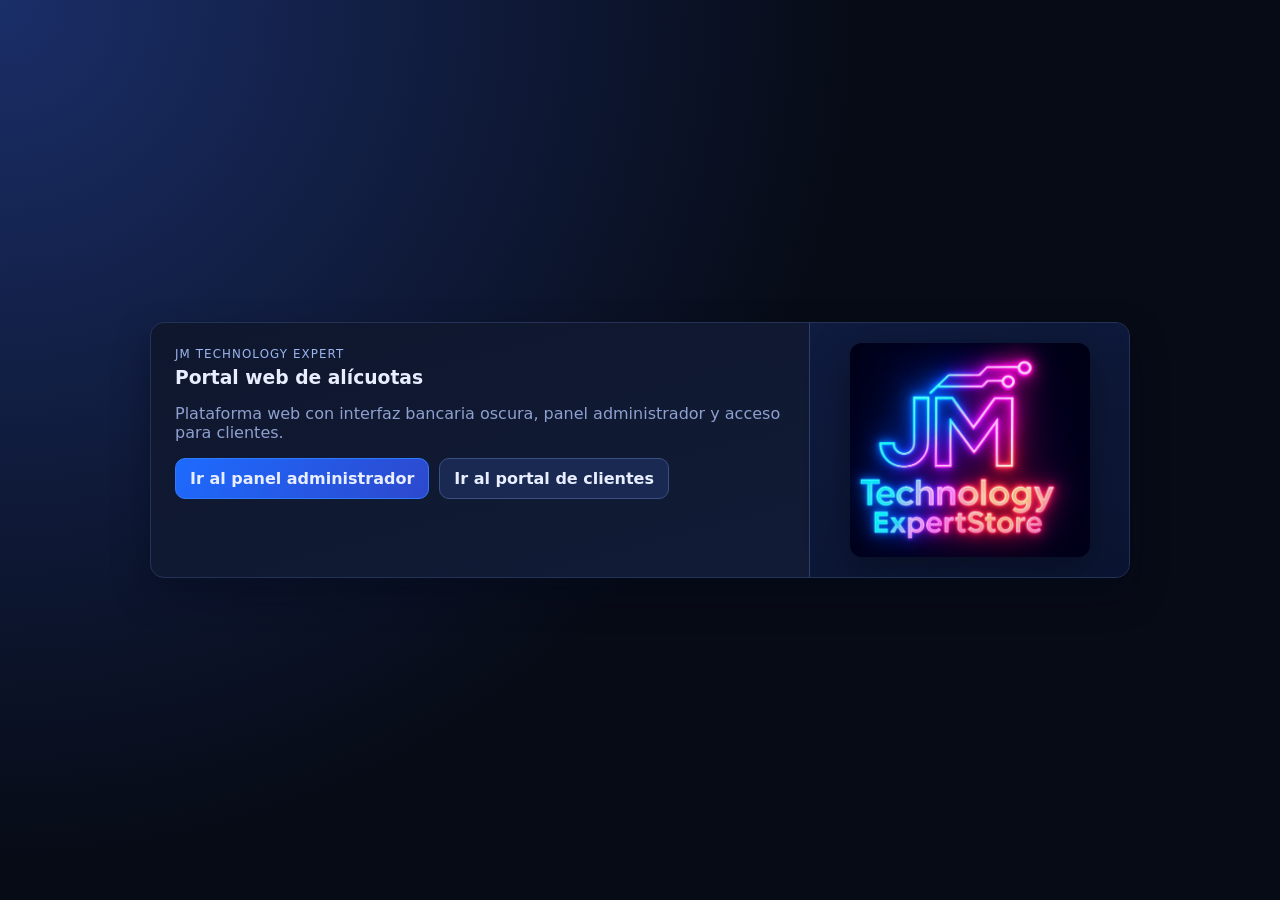
<file: index.html>
<!doctype html>
<html lang="es">
<head>
  <meta charset="utf-8">
  <meta name="viewport" content="width=device-width, initial-scale=1">
  <title>JMTECHNOLOGYEXPERT | Portal Web</title>
  <link rel="stylesheet" href="assets/css/app.css">
</head>
<body>
  <main class="landing">
    <section class="landing-layout card">
      <article class="landing-card">
        <p class="overline">JM Technology Expert</p>
        <h1>Portal web de alícuotas</h1>
        <p class="muted">
          Plataforma web con interfaz bancaria oscura, panel administrador y acceso para clientes.
        </p>
        <div class="landing-actions">
          <a class="button primary" href="admin.html">Ir al panel administrador</a>
          <a class="button" href="cliente.html">Ir al portal de clientes</a>
        </div>
      </article>
      <aside class="landing-logo-panel">
        <img class="landing-logo" src="assets/img/logomio.jpeg" alt="Logo de JM Technology Expert">
      </aside>
    </section>
  </main>
</body>
</html>
</file>
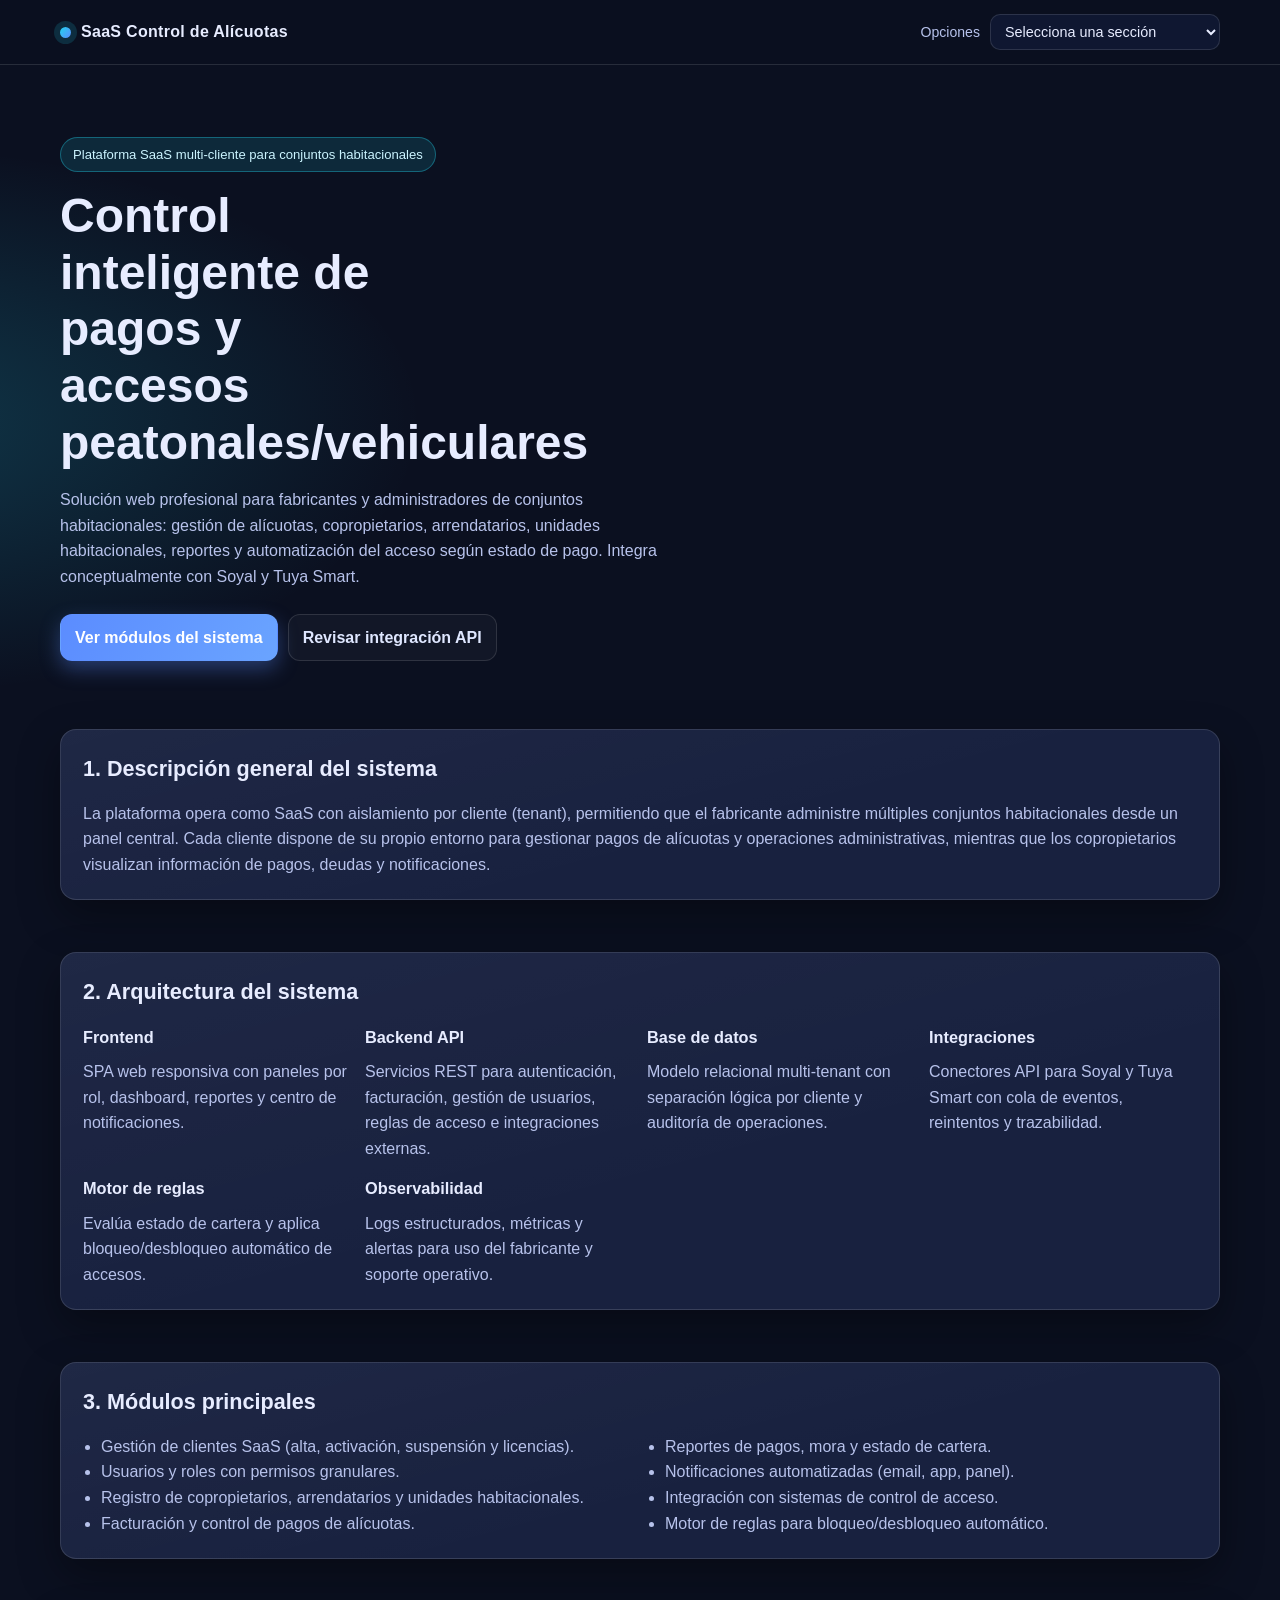
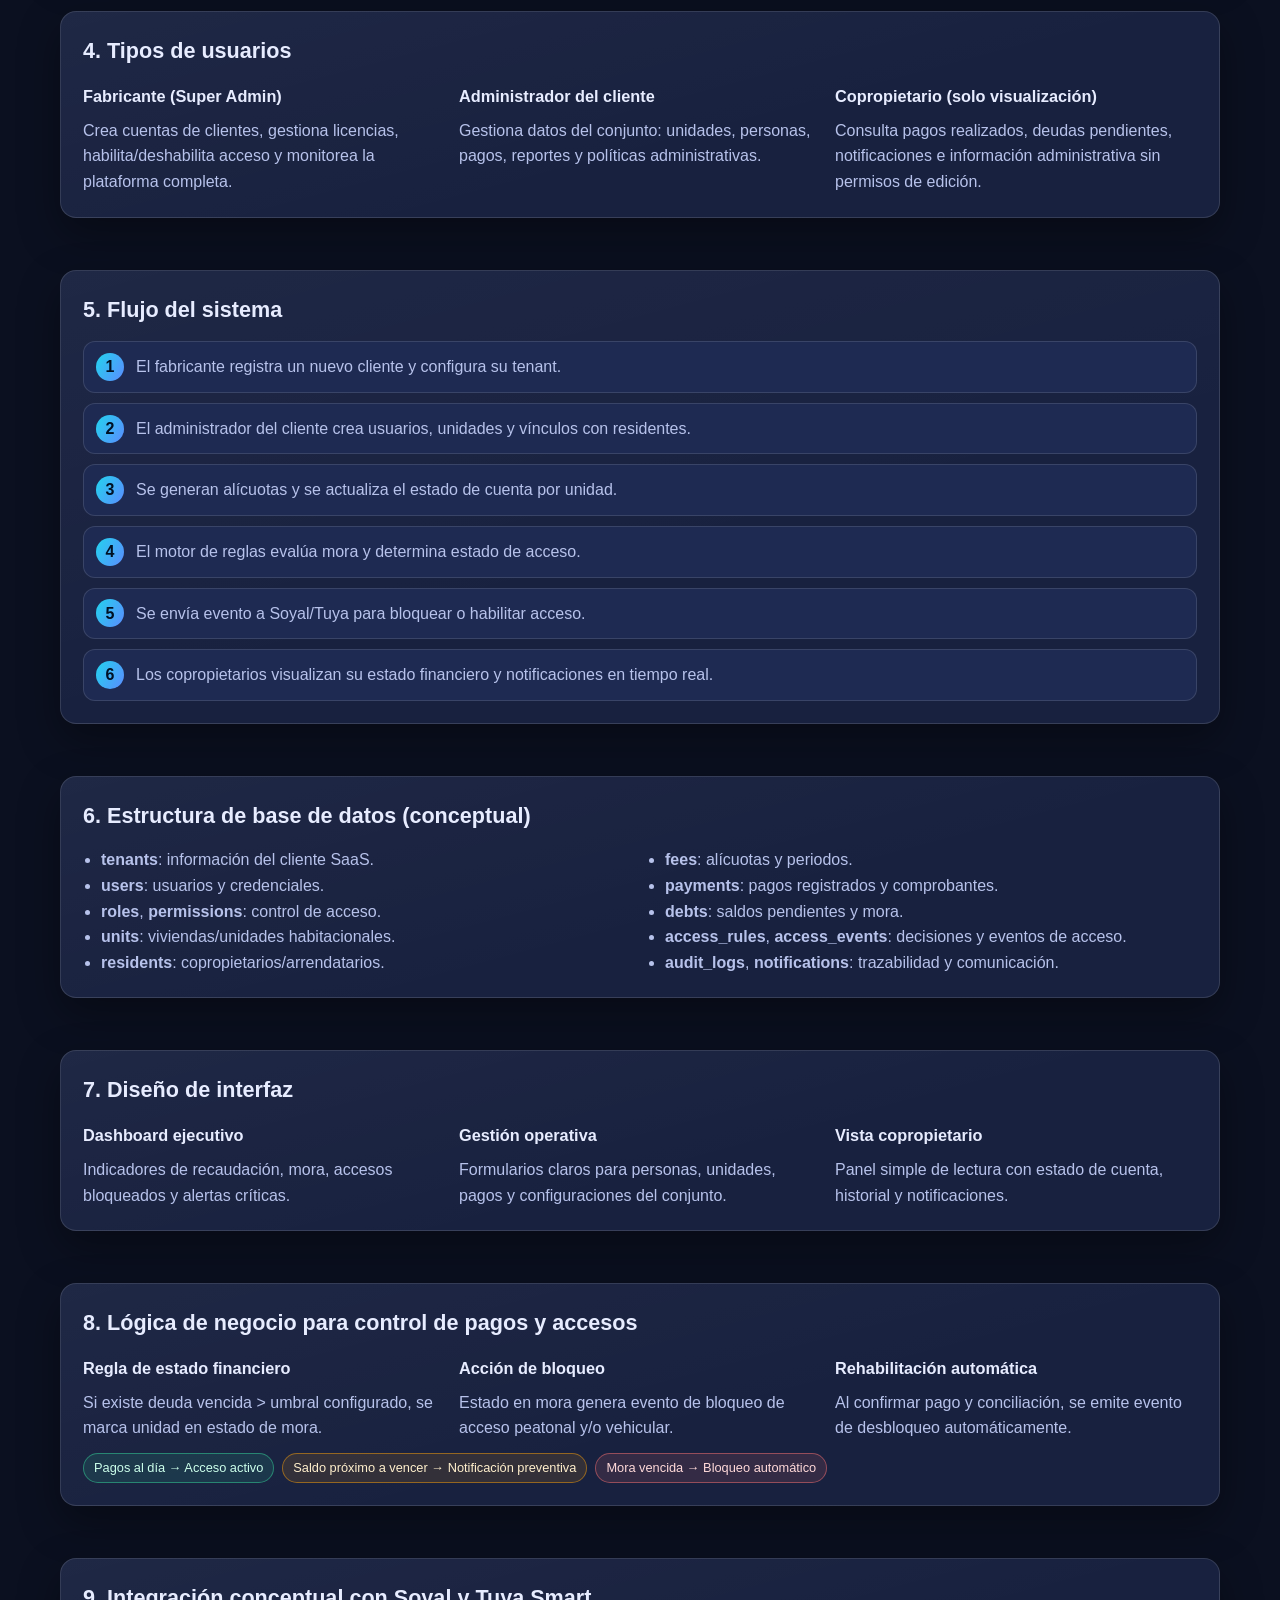
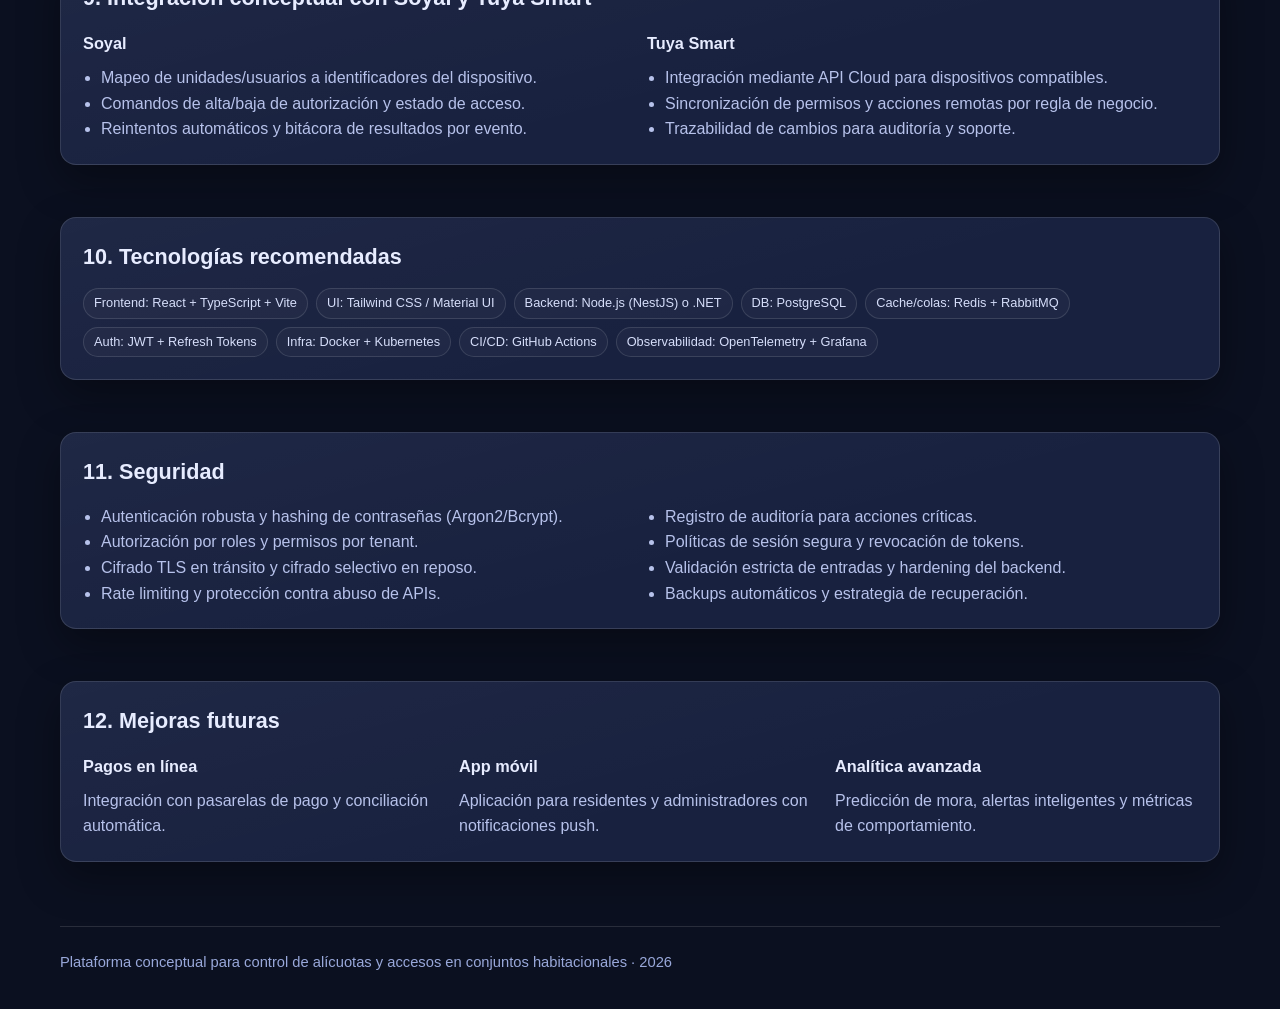
<file: JMTechnologyExpertAccesControl/index.html>
<!doctype html>
<html lang="es">
<head>
  <meta charset="utf-8">
  <meta name="viewport" content="width=device-width, initial-scale=1">
  <title>SaaS Control de Alícuotas | Plataforma de Gestión y Accesos</title>
  <meta name="description" content="Plataforma SaaS para administración de alícuotas y control de accesos peatonales/vehiculares con integración a Soyal y Tuya Smart.">
  <style>
    :root {
      --bg: #0b1020;
      --bg-soft: #141b33;
      --card: #18213f;
      --card-2: #1e2a52;
      --text: #e7ecff;
      --muted: #b7c2eb;
      --primary: #5b8cff;
      --secondary: #22d3ee;
      --ok: #34d399;
      --warn: #f59e0b;
      --danger: #f87171;
      --border: rgba(255, 255, 255, 0.12);
      --shadow: 0 16px 40px rgba(0, 0, 0, 0.35);
      --radius: 16px;
    }

    * {
      box-sizing: border-box;
    }

    html, body {
      margin: 0;
      padding: 0;
      background: radial-gradient(1200px 600px at 85% -20%, rgba(91, 140, 255, 0.25), transparent 60%),
                  radial-gradient(1000px 500px at -10% 10%, rgba(34, 211, 238, 0.2), transparent 55%),
                  var(--bg);
      color: var(--text);
      font-family: "Segoe UI", Inter, Roboto, Arial, sans-serif;
      line-height: 1.6;
      scroll-behavior: smooth;
    }

    a {
      color: inherit;
      text-decoration: none;
    }

    .container {
      width: min(1160px, 92%);
      margin-inline: auto;
    }

    .topbar {
      position: sticky;
      top: 0;
      z-index: 10;
      backdrop-filter: blur(8px);
      background: rgba(11, 16, 32, 0.7);
      border-bottom: 1px solid var(--border);
    }

    .topbar-inner {
      display: flex;
      align-items: center;
      justify-content: space-between;
      gap: 16px;
      padding: 14px 0;
    }

    .brand {
      font-weight: 700;
      letter-spacing: 0.3px;
      display: inline-flex;
      align-items: center;
      gap: 10px;
    }

    .dot {
      width: 11px;
      height: 11px;
      border-radius: 50%;
      background: linear-gradient(130deg, var(--secondary), var(--primary));
      box-shadow: 0 0 0 6px rgba(34, 211, 238, 0.15);
    }

    .nav {
      display: inline-flex;
      align-items: center;
      gap: 10px;
    }

    .nav-label {
      font-size: 0.88rem;
      color: var(--muted);
    }

    .nav-select {
      min-width: 230px;
      font-size: 0.9rem;
      color: var(--text);
      background: #0f1731;
      border: 1px solid var(--border);
      border-radius: 10px;
      padding: 8px 10px;
    }

    .nav-select:focus {
      outline: 2px solid rgba(99, 102, 241, 0.45);
      outline-offset: 1px;
    }

    .hero {
      padding: 72px 0 50px;
    }

    .badge {
      display: inline-flex;
      align-items: center;
      gap: 8px;
      font-size: 0.82rem;
      color: #cbf4ff;
      background: rgba(34, 211, 238, 0.13);
      border: 1px solid rgba(34, 211, 238, 0.35);
      border-radius: 999px;
      padding: 6px 12px;
      margin-bottom: 16px;
    }

    h1 {
      margin: 0;
      font-size: clamp(1.9rem, 4vw, 3rem);
      line-height: 1.18;
      max-width: 14ch;
    }

    .hero p {
      color: var(--muted);
      max-width: 68ch;
      margin-top: 16px;
    }

    .hero-actions {
      margin-top: 24px;
      display: flex;
      flex-wrap: wrap;
      gap: 10px;
    }

    .btn {
      display: inline-flex;
      align-items: center;
      justify-content: center;
      gap: 8px;
      border: 1px solid transparent;
      border-radius: 12px;
      padding: 10px 14px;
      font-weight: 600;
      cursor: pointer;
      transition: 0.2s ease;
    }

    .btn-primary {
      color: #fff;
      background: linear-gradient(120deg, var(--primary), #6aa4ff);
      box-shadow: 0 8px 20px rgba(91, 140, 255, 0.35);
    }

    .btn-primary:hover {
      transform: translateY(-1px);
      filter: brightness(1.06);
    }

    .btn-soft {
      color: #dfe7ff;
      border-color: var(--border);
      background: rgba(255, 255, 255, 0.03);
    }

    .btn-soft:hover {
      background: rgba(255, 255, 255, 0.07);
    }

    .section {
      padding: 18px 0 34px;
    }

    .card {
      background: linear-gradient(165deg, rgba(255, 255, 255, 0.03), transparent 60%), var(--card);
      border: 1px solid var(--border);
      border-radius: var(--radius);
      box-shadow: var(--shadow);
      padding: 22px;
    }

    h2 {
      margin: 0 0 14px;
      font-size: 1.35rem;
    }

    h3 {
      margin: 0 0 9px;
      font-size: 1.02rem;
    }

    p {
      margin: 0;
      color: var(--muted);
    }

    .grid {
      display: grid;
      gap: 14px;
    }

    .grid-2 {
      grid-template-columns: repeat(auto-fit, minmax(260px, 1fr));
    }

    .grid-3 {
      grid-template-columns: repeat(auto-fit, minmax(220px, 1fr));
    }

    ul {
      margin: 0;
      padding-left: 18px;
      color: var(--muted);
    }

    .step-list {
      counter-reset: step;
      list-style: none;
      margin: 0;
      padding: 0;
      display: grid;
      gap: 10px;
    }

    .step-list li {
      position: relative;
      padding: 12px 12px 12px 52px;
      border: 1px solid var(--border);
      border-radius: 12px;
      background: var(--card-2);
      color: var(--muted);
    }

    .step-list li::before {
      counter-increment: step;
      content: counter(step);
      position: absolute;
      left: 12px;
      top: 50%;
      transform: translateY(-50%);
      width: 28px;
      height: 28px;
      border-radius: 50%;
      background: linear-gradient(120deg, var(--secondary), var(--primary));
      color: #001124;
      font-weight: 700;
      display: grid;
      place-items: center;
    }

    .pill {
      display: inline-flex;
      align-items: center;
      gap: 6px;
      border-radius: 999px;
      padding: 4px 10px;
      font-size: 0.8rem;
      border: 1px solid var(--border);
      color: #d6defa;
      background: rgba(255, 255, 255, 0.03);
    }

    .status-ok { border-color: rgba(52, 211, 153, 0.5); color: #ccffeb; background: rgba(52, 211, 153, 0.12); }
    .status-warn { border-color: rgba(245, 158, 11, 0.5); color: #ffefcc; background: rgba(245, 158, 11, 0.12); }
    .status-bad { border-color: rgba(248, 113, 113, 0.5); color: #ffd9d9; background: rgba(248, 113, 113, 0.12); }

    .tech-stack {
      display: flex;
      flex-wrap: wrap;
      gap: 8px;
    }

    .footer {
      margin-top: 30px;
      padding: 24px 0 34px;
      border-top: 1px solid var(--border);
      color: #99a8da;
      font-size: 0.92rem;
    }

    @media (max-width: 780px) {
      .topbar-inner {
        flex-direction: column;
        align-items: flex-start;
      }

      .nav {
        width: 100%;
      }

      .nav-select {
        width: 100%;
      }
    }
  </style>
</head>
<body>
  <header class="topbar">
    <div class="container topbar-inner">
      <a class="brand" href="#inicio">
        <span class="dot"></span>
        SaaS Control de Alícuotas
      </a>
      <nav class="nav" aria-label="Menú principal">
        <label class="nav-label" for="menu-opciones">Opciones</label>
        <select id="menu-opciones" class="nav-select">
          <option value="">Selecciona una sección</option>
          <option value="#descripcion">Descripción</option>
          <option value="#arquitectura">Arquitectura</option>
          <option value="#modulos">Módulos</option>
          <option value="#usuarios">Usuarios</option>
          <option value="#flujo">Flujo</option>
          <option value="#bd">Base de datos</option>
          <option value="#ui">Interfaz</option>
          <option value="#logica">Lógica</option>
          <option value="#integracion">Integración</option>
          <option value="#tecnologias">Tecnologías</option>
          <option value="#seguridad">Seguridad</option>
          <option value="#futuro">Mejoras</option>
        </select>
      </nav>
    </div>
  </header>

  <main id="inicio" class="container">
    <section class="hero">
      <span class="badge">Plataforma SaaS multi-cliente para conjuntos habitacionales</span>
      <h1>Control inteligente de pagos y accesos peatonales/vehiculares</h1>
      <p>
        Solución web profesional para fabricantes y administradores de conjuntos habitacionales:
        gestión de alícuotas, copropietarios, arrendatarios, unidades habitacionales, reportes y
        automatización del acceso según estado de pago. Integra conceptualmente con Soyal y Tuya Smart.
      </p>
      <div class="hero-actions">
        <a class="btn btn-primary" href="#modulos">Ver módulos del sistema</a>
        <a class="btn btn-soft" href="#integracion">Revisar integración API</a>
      </div>
    </section>

    <section id="descripcion" class="section">
      <article class="card">
        <h2>1. Descripción general del sistema</h2>
        <p>
          La plataforma opera como SaaS con aislamiento por cliente (tenant), permitiendo que el
          fabricante administre múltiples conjuntos habitacionales desde un panel central. Cada cliente
          dispone de su propio entorno para gestionar pagos de alícuotas y operaciones administrativas,
          mientras que los copropietarios visualizan información de pagos, deudas y notificaciones.
        </p>
      </article>
    </section>

    <section id="arquitectura" class="section">
      <article class="card">
        <h2>2. Arquitectura del sistema</h2>
        <div class="grid grid-3">
          <div>
            <h3>Frontend</h3>
            <p>SPA web responsiva con paneles por rol, dashboard, reportes y centro de notificaciones.</p>
          </div>
          <div>
            <h3>Backend API</h3>
            <p>Servicios REST para autenticación, facturación, gestión de usuarios, reglas de acceso e integraciones externas.</p>
          </div>
          <div>
            <h3>Base de datos</h3>
            <p>Modelo relacional multi-tenant con separación lógica por cliente y auditoría de operaciones.</p>
          </div>
          <div>
            <h3>Integraciones</h3>
            <p>Conectores API para Soyal y Tuya Smart con cola de eventos, reintentos y trazabilidad.</p>
          </div>
          <div>
            <h3>Motor de reglas</h3>
            <p>Evalúa estado de cartera y aplica bloqueo/desbloqueo automático de accesos.</p>
          </div>
          <div>
            <h3>Observabilidad</h3>
            <p>Logs estructurados, métricas y alertas para uso del fabricante y soporte operativo.</p>
          </div>
        </div>
      </article>
    </section>

    <section id="modulos" class="section">
      <article class="card">
        <h2>3. Módulos principales</h2>
        <div class="grid grid-2">
          <ul>
            <li>Gestión de clientes SaaS (alta, activación, suspensión y licencias).</li>
            <li>Usuarios y roles con permisos granulares.</li>
            <li>Registro de copropietarios, arrendatarios y unidades habitacionales.</li>
            <li>Facturación y control de pagos de alícuotas.</li>
          </ul>
          <ul>
            <li>Reportes de pagos, mora y estado de cartera.</li>
            <li>Notificaciones automatizadas (email, app, panel).</li>
            <li>Integración con sistemas de control de acceso.</li>
            <li>Motor de reglas para bloqueo/desbloqueo automático.</li>
          </ul>
        </div>
      </article>
    </section>

    <section id="usuarios" class="section">
      <article class="card">
        <h2>4. Tipos de usuarios</h2>
        <div class="grid grid-3">
          <div>
            <h3>Fabricante (Super Admin)</h3>
            <p>Crea cuentas de clientes, gestiona licencias, habilita/deshabilita acceso y monitorea la plataforma completa.</p>
          </div>
          <div>
            <h3>Administrador del cliente</h3>
            <p>Gestiona datos del conjunto: unidades, personas, pagos, reportes y políticas administrativas.</p>
          </div>
          <div>
            <h3>Copropietario (solo visualización)</h3>
            <p>Consulta pagos realizados, deudas pendientes, notificaciones e información administrativa sin permisos de edición.</p>
          </div>
        </div>
      </article>
    </section>

    <section id="flujo" class="section">
      <article class="card">
        <h2>5. Flujo del sistema</h2>
        <ol class="step-list">
          <li>El fabricante registra un nuevo cliente y configura su tenant.</li>
          <li>El administrador del cliente crea usuarios, unidades y vínculos con residentes.</li>
          <li>Se generan alícuotas y se actualiza el estado de cuenta por unidad.</li>
          <li>El motor de reglas evalúa mora y determina estado de acceso.</li>
          <li>Se envía evento a Soyal/Tuya para bloquear o habilitar acceso.</li>
          <li>Los copropietarios visualizan su estado financiero y notificaciones en tiempo real.</li>
        </ol>
      </article>
    </section>

    <section id="bd" class="section">
      <article class="card">
        <h2>6. Estructura de base de datos (conceptual)</h2>
        <div class="grid grid-2">
          <ul>
            <li><strong>tenants</strong>: información del cliente SaaS.</li>
            <li><strong>users</strong>: usuarios y credenciales.</li>
            <li><strong>roles</strong>, <strong>permissions</strong>: control de acceso.</li>
            <li><strong>units</strong>: viviendas/unidades habitacionales.</li>
            <li><strong>residents</strong>: copropietarios/arrendatarios.</li>
          </ul>
          <ul>
            <li><strong>fees</strong>: alícuotas y periodos.</li>
            <li><strong>payments</strong>: pagos registrados y comprobantes.</li>
            <li><strong>debts</strong>: saldos pendientes y mora.</li>
            <li><strong>access_rules</strong>, <strong>access_events</strong>: decisiones y eventos de acceso.</li>
            <li><strong>audit_logs</strong>, <strong>notifications</strong>: trazabilidad y comunicación.</li>
          </ul>
        </div>
      </article>
    </section>

    <section id="ui" class="section">
      <article class="card">
        <h2>7. Diseño de interfaz</h2>
        <div class="grid grid-3">
          <div>
            <h3>Dashboard ejecutivo</h3>
            <p>Indicadores de recaudación, mora, accesos bloqueados y alertas críticas.</p>
          </div>
          <div>
            <h3>Gestión operativa</h3>
            <p>Formularios claros para personas, unidades, pagos y configuraciones del conjunto.</p>
          </div>
          <div>
            <h3>Vista copropietario</h3>
            <p>Panel simple de lectura con estado de cuenta, historial y notificaciones.</p>
          </div>
        </div>
      </article>
    </section>

    <section id="logica" class="section">
      <article class="card">
        <h2>8. Lógica de negocio para control de pagos y accesos</h2>
        <div class="grid grid-3">
          <div>
            <h3>Regla de estado financiero</h3>
            <p>Si existe deuda vencida > umbral configurado, se marca unidad en estado de mora.</p>
          </div>
          <div>
            <h3>Acción de bloqueo</h3>
            <p>Estado en mora genera evento de bloqueo de acceso peatonal y/o vehicular.</p>
          </div>
          <div>
            <h3>Rehabilitación automática</h3>
            <p>Al confirmar pago y conciliación, se emite evento de desbloqueo automáticamente.</p>
          </div>
        </div>
        <div style="margin-top:12px; display:flex; gap:8px; flex-wrap:wrap;">
          <span class="pill status-ok">Pagos al día → Acceso activo</span>
          <span class="pill status-warn">Saldo próximo a vencer → Notificación preventiva</span>
          <span class="pill status-bad">Mora vencida → Bloqueo automático</span>
        </div>
      </article>
    </section>

    <section id="integracion" class="section">
      <article class="card">
        <h2>9. Integración conceptual con Soyal y Tuya Smart</h2>
        <div class="grid grid-2">
          <div>
            <h3>Soyal</h3>
            <ul>
              <li>Mapeo de unidades/usuarios a identificadores del dispositivo.</li>
              <li>Comandos de alta/baja de autorización y estado de acceso.</li>
              <li>Reintentos automáticos y bitácora de resultados por evento.</li>
            </ul>
          </div>
          <div>
            <h3>Tuya Smart</h3>
            <ul>
              <li>Integración mediante API Cloud para dispositivos compatibles.</li>
              <li>Sincronización de permisos y acciones remotas por regla de negocio.</li>
              <li>Trazabilidad de cambios para auditoría y soporte.</li>
            </ul>
          </div>
        </div>
      </article>
    </section>

    <section id="tecnologias" class="section">
      <article class="card">
        <h2>10. Tecnologías recomendadas</h2>
        <div class="tech-stack">
          <span class="pill">Frontend: React + TypeScript + Vite</span>
          <span class="pill">UI: Tailwind CSS / Material UI</span>
          <span class="pill">Backend: Node.js (NestJS) o .NET</span>
          <span class="pill">DB: PostgreSQL</span>
          <span class="pill">Cache/colas: Redis + RabbitMQ</span>
          <span class="pill">Auth: JWT + Refresh Tokens</span>
          <span class="pill">Infra: Docker + Kubernetes</span>
          <span class="pill">CI/CD: GitHub Actions</span>
          <span class="pill">Observabilidad: OpenTelemetry + Grafana</span>
        </div>
      </article>
    </section>

    <section id="seguridad" class="section">
      <article class="card">
        <h2>11. Seguridad</h2>
        <div class="grid grid-2">
          <ul>
            <li>Autenticación robusta y hashing de contraseñas (Argon2/Bcrypt).</li>
            <li>Autorización por roles y permisos por tenant.</li>
            <li>Cifrado TLS en tránsito y cifrado selectivo en reposo.</li>
            <li>Rate limiting y protección contra abuso de APIs.</li>
          </ul>
          <ul>
            <li>Registro de auditoría para acciones críticas.</li>
            <li>Políticas de sesión segura y revocación de tokens.</li>
            <li>Validación estricta de entradas y hardening del backend.</li>
            <li>Backups automáticos y estrategia de recuperación.</li>
          </ul>
        </div>
      </article>
    </section>

    <section id="futuro" class="section">
      <article class="card">
        <h2>12. Mejoras futuras</h2>
        <div class="grid grid-3">
          <div>
            <h3>Pagos en línea</h3>
            <p>Integración con pasarelas de pago y conciliación automática.</p>
          </div>
          <div>
            <h3>App móvil</h3>
            <p>Aplicación para residentes y administradores con notificaciones push.</p>
          </div>
          <div>
            <h3>Analítica avanzada</h3>
            <p>Predicción de mora, alertas inteligentes y métricas de comportamiento.</p>
          </div>
        </div>
      </article>
    </section>
  </main>

  <footer class="container footer">
    Plataforma conceptual para control de alícuotas y accesos en conjuntos habitacionales · <span id="year"></span>
  </footer>

  <script>
    document.getElementById("year").textContent = new Date().getFullYear();

    const navSelect = document.getElementById("menu-opciones");
    if (navSelect) {
      navSelect.addEventListener("change", function () {
        if (this.value) {
          window.location.hash = this.value;
        }
      });
    }
  </script>
</body>
</html>
</file>
<file: assets/css/app.css>
:root {
  --bg: #070b16;
  --bg-soft: #0d1428;
  --panel: #0f172e;
  --panel-2: #121c37;
  --line: #253258;
  --text: #e8eeff;
  --muted: #8ea0cf;
  --primary: #00d4ff;
  --primary-2: #4f8cff;
  --danger: #ff5d73;
  --success: #38d67a;
  --warning: #ffc95c;
  --radius: 14px;
  --shadow: 0 16px 36px rgba(2, 8, 24, 0.42);
}

* {
  box-sizing: border-box;
}

html,
body {
  margin: 0;
  min-height: 100%;
  font-family: "Segoe UI", system-ui, -apple-system, sans-serif;
  color: var(--text);
  background: radial-gradient(circle at 0% 0%, #1a2e68 0%, var(--bg) 55%);
}

a {
  color: #acc8ff;
}

code {
  padding: 2px 6px;
  border-radius: 8px;
  border: 1px solid var(--line);
  background: #0c1330;
  color: #d5e2ff;
}

.hidden {
  display: none !important;
}

.card {
  border: 1px solid var(--line);
  background: linear-gradient(165deg, var(--panel), var(--panel-2));
  border-radius: var(--radius);
  box-shadow: var(--shadow);
}

.overline {
  text-transform: uppercase;
  letter-spacing: 1.1px;
  font-size: 0.74rem;
  color: #9bb5ef;
  margin: 0 0 6px;
}

.muted {
  color: var(--muted);
}

.inline-note {
  margin-top: 10px;
  color: var(--muted);
  font-size: 0.86rem;
}

.button {
  border: 1px solid #3a4f84;
  background: #1a2952;
  color: var(--text);
  border-radius: 10px;
  padding: 10px 14px;
  font-weight: 600;
  cursor: pointer;
  text-decoration: none;
  display: inline-flex;
  align-items: center;
  justify-content: center;
  gap: 8px;
}

.button:hover {
  border-color: #5e7bc8;
}

.button.primary {
  border-color: #2f7bff;
  background: linear-gradient(130deg, #1d6bff, #2d48cc);
}

.button.danger {
  border-color: #7e3140;
  background: #4a1d27;
  color: #ffd9df;
}

.landing {
  min-height: 100vh;
  display: grid;
  place-items: center;
  padding: 20px;
}

.landing-card {
  width: min(680px, 100%);
  padding: 24px;
}
.landing-layout {
  width: min(980px, 100%);
  display: grid;
  grid-template-columns: minmax(0, 1fr) 320px;
  overflow: hidden;
}

.landing-logo-panel {
  border-left: 1px solid #2d3f70;
  background: linear-gradient(155deg, #0f1b3f, #0b1532);
  display: grid;
  place-items: center;
  padding: 20px;
}

.landing-logo {
  width: min(240px, 100%);
  max-height: 340px;
  object-fit: contain;
  border-radius: 12px;
  filter: drop-shadow(0 12px 20px rgba(0, 0, 0, 0.35));
}

.landing-card h1 {
  margin: 0;
}

.landing-actions {
  margin-top: 16px;
  display: flex;
  flex-wrap: wrap;
  gap: 10px;
}

.screen-center {
  min-height: 100vh;
  display: grid;
  place-items: center;
  padding: 16px;
}

.login-card {
  width: min(520px, 100%);
  padding: 24px;
}

.login-card h1 {
  margin: 0 0 8px;
}

.login-split {
  width: min(980px, 100%);
  display: grid;
  grid-template-columns: minmax(0, 1fr) 320px;
  overflow: hidden;
}

.login-card-split {
  width: 100%;
  border: 0;
  box-shadow: none;
  background: transparent;
}

.login-logo-panel {
  border-left: 1px solid #2d3f70;
  background: linear-gradient(155deg, #0f1b3f, #0b1532);
  display: grid;
  place-items: center;
  padding: 20px;
}

.login-company-logo {
  width: min(230px, 100%);
  max-height: 300px;
  object-fit: contain;
  filter: drop-shadow(0 12px 20px rgba(0, 0, 0, 0.35));
}

.message {
  margin-top: 12px;
  border-radius: 10px;
  border: 1px solid var(--line);
  padding: 10px 12px;
  font-size: 0.88rem;
}

.message.ok {
  border-color: #2f8f59;
  background: #113627;
  color: #c8f7dd;
}

.message.error {
  border-color: #8e3646;
  background: #3c151e;
  color: #ffd6de;
}

.app-shell {
  display: grid;
  grid-template-columns: 290px 1fr;
  gap: 16px;
  padding: 16px;
  min-height: 100vh;
}

.sidebar {
  padding: 16px;
  display: flex;
  flex-direction: column;
  gap: 16px;
}

.sidebar h2 {
  margin: 0;
  font-size: 1.12rem;
}

.sidebar-nav {
  display: grid;
  gap: 8px;
}

.nav-dropdown {
  border: 1px solid #2f406f;
  background: #101b39;
  border-radius: 12px;
  overflow: hidden;
}

.nav-dropdown-toggle {
  list-style: none;
  cursor: pointer;
  padding: 10px 12px;
  color: #d5e2ff;
  font-weight: 600;
  user-select: none;
}

.nav-dropdown-toggle::-webkit-details-marker {
  display: none;
}

.nav-dropdown[open] .nav-dropdown-toggle {
  border-bottom: 1px solid #2f406f;
  background: #12254f;
  color: #9de7ff;
}

.nav-dropdown-menu {
  display: grid;
  gap: 8px;
  padding: 10px;
}

.nav-btn {
  border: 1px solid #2f406f;
  background: #101b39;
  color: #d5e2ff;
  border-radius: 10px;
  text-align: left;
  padding: 10px 12px;
  cursor: pointer;
  width: 100%;
}

.nav-btn.active {
  border-color: #2f7bff;
  background: #12254f;
  color: #9de7ff;
}

.sidebar-footer {
  margin-top: auto;
  display: grid;
  gap: 8px;
}

.mode-badge {
  border: 1px solid #49639b;
  border-radius: 999px;
  padding: 6px 10px;
  font-size: 0.76rem;
  justify-self: start;
  color: #d9e6ff;
}

.mode-badge.cloud {
  border-color: #2e8f58;
  background: #103a28;
  color: #c9f9de;
}

.mode-badge.local {
  border-color: #8e6a2a;
  background: #3b2c10;
  color: #ffebb9;
}

.main-panel {
  display: grid;
  gap: 14px;
  align-content: start;
}

.topbar {
  padding: 14px 16px;
  display: flex;
  justify-content: space-between;
  align-items: flex-start;
  gap: 12px;
}

.topbar h1 {
  margin: 0;
  font-size: 1.22rem;
}

.topbar p {
  margin: 6px 0 0;
}

.session-chip {
  border: 1px solid #40558e;
  background: #18284f;
  border-radius: 999px;
  padding: 8px 12px;
  font-size: 0.84rem;
  white-space: nowrap;
}

.session-group {
  display: flex;
  gap: 10px;
  align-items: center;
  flex-wrap: wrap;
  justify-content: flex-end;
}

.section-panel {
  display: grid;
  gap: 14px;
}

.section-panel.hidden {
  display: none;
}

.section-card {
  padding: 16px;
}

.section-card h2 {
  margin: 0 0 10px;
  font-size: 1rem;
}

.kpi-grid {
  display: grid;
  gap: 12px;
  grid-template-columns: repeat(auto-fit, minmax(180px, 1fr));
}

.kpi-grid.compact {
  margin-bottom: 14px;
}

.kpi {
  padding: 14px;
  background: linear-gradient(160deg, #122247, #111934);
}

.kpi span {
  font-size: 0.82rem;
  color: var(--muted);
}

.kpi strong {
  margin-top: 8px;
  display: block;
  font-size: 1.42rem;
}

.two-col {
  display: grid;
  gap: 14px;
  grid-template-columns: 1fr 1fr;
  align-items: start;
}

.form-grid {
  display: grid;
  grid-template-columns: repeat(2, minmax(0, 1fr));
  gap: 10px;
}

.form-grid.single {
  grid-template-columns: 1fr;
}

.field {
  display: flex;
  flex-direction: column;
  gap: 6px;
}

.field.full {
  grid-column: 1 / -1;
}

.field span {
  font-size: 0.81rem;
  color: var(--muted);
}

input,
select,
textarea {
  border: 1px solid #30426f;
  border-radius: 10px;
  background: #0d1734;
  color: var(--text);
  padding: 10px 11px;
  font: inherit;
}

textarea {
  min-height: 78px;
}

.form-actions {
  margin-top: 12px;
  display: flex;
  gap: 8px;
  flex-wrap: wrap;
}

.table-wrap {
  overflow: auto;
  border: 1px solid #2c3d69;
  border-radius: 12px;
}

table {
  width: 100%;
  border-collapse: collapse;
  min-width: 760px;
}

th,
td {
  padding: 10px;
  border-bottom: 1px solid #26355d;
  text-align: left;
  font-size: 0.86rem;
  vertical-align: top;
}

th {
  background: #101a38;
  color: #bfd0ff;
  font-size: 0.76rem;
  text-transform: uppercase;
  letter-spacing: 0.55px;
}

.status-pill {
  border-radius: 999px;
  border: 1px solid #3f598f;
  font-size: 0.73rem;
  padding: 3px 8px;
  display: inline-flex;
}

.status-pill.ok {
  border-color: #2b8850;
  color: #c9f9dd;
  background: #103726;
}

.status-pill.warn {
  border-color: #997237;
  color: #ffe7b8;
  background: #3b2e14;
}

.status-pill.off {
  border-color: #8a3443;
  color: #ffd8df;
  background: #3b1620;
}

.alerts {
  list-style: none;
  margin: 0;
  padding: 0;
  display: grid;
  gap: 8px;
}

.alerts li {
  border: 1px solid #334776;
  background: #101b39;
  border-radius: 10px;
  padding: 10px 12px;
  font-size: 0.86rem;
}

.alerts li.warn {
  border-color: #8f3747;
  background: #361721;
}

.portal-shell {
  padding: 16px;
  display: grid;
  gap: 14px;
  align-content: start;
}

@media (max-width: 1140px) {
  .app-shell {
    grid-template-columns: 1fr;
  }
  .sidebar {
    position: static;
  }
  .two-col {
    grid-template-columns: 1fr;
  }
  .login-split {
    grid-template-columns: 1fr;
  }
  .landing-layout {
    grid-template-columns: 1fr;
  }
  .landing-logo-panel {
    border-left: 0;
    border-top: 1px solid #2d3f70;
    min-height: 180px;
  }
  .login-logo-panel {
    border-left: 0;
    border-top: 1px solid #2d3f70;
    min-height: 180px;
  }
}
</file>
